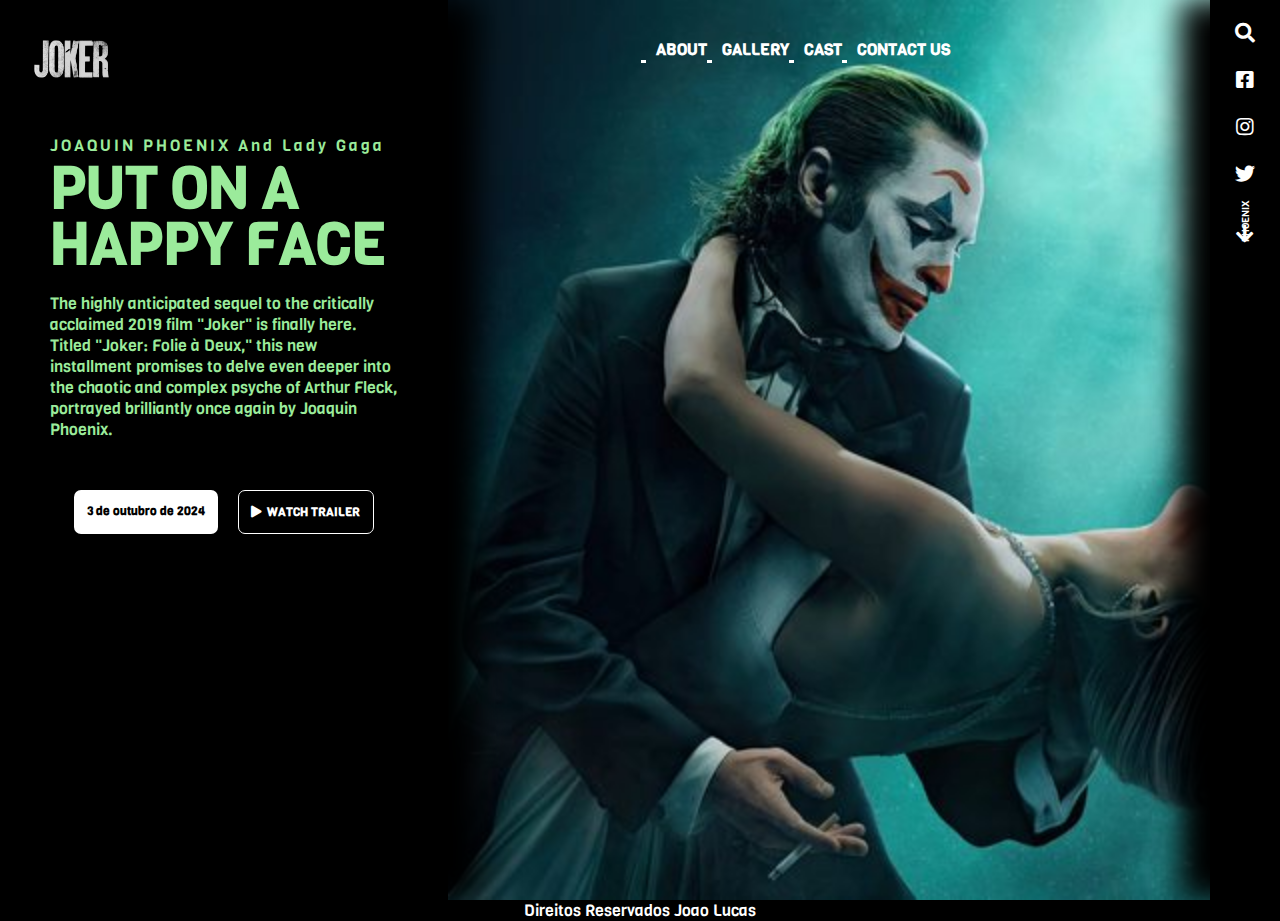
<file: index.html>
<!DOCTYPE html>
<html lang="en">
  <head>
    <meta charset="UTF-8" />
    <meta name="viewport" content="width=device-width, initial-scale=1.0" />
    <link
      rel="stylesheet"
      href="https://cdnjs.cloudflare.com/ajax/libs/font-awesome/5.13.0/css/all.min.css"
    />
    <link
      href="https://fonts.googleapis.com/css?family=Viga&display=swap"
      rel="stylesheet"
    />
    <link rel="stylesheet" href="styles.css" />
    <link rel="shortcut icon" href="responsive.jpg" type="image/x-icon">
    <title>JOKER</title>
  </head>
  <body>
    <header>
      <nav class="navigation">
        <div class="logo-container">
          <img src="logo.png" alt="logo" class="logo-image" />
        </div>
        <ul class="nav-list">
          <li><a href="about.html" class="nav-link">ABOUT</a></li>
          <li><a href="#" class="nav-link">GALLERY</a></li>
          <li><a href="#" class="nav-link">CAST</a></li>
          <li><a href="#" class="nav-link">CONTACT US</a></li>
        </ul>
      </nav>

      <div class="main-content">
        <div class="text-section">
          <div class="text-content">
            <p class="subtitle">JOAQUIN PHOENIX And Lady Gaga</p>
            <h1 class="headline">
              PUT ON A <br />
              HAPPY FACE
            </h1>
            <p class="coming-soon">The highly anticipated sequel to the critically acclaimed 2019 film "Joker" is finally here. Titled "Joker: Folie à Deux," this new installment promises to delve even deeper into the chaotic and complex psyche of Arthur Fleck, portrayed brilliantly once again by Joaquin Phoenix.</p>
          </div>
          <div class="button-group">
            <a href="#" class="button button-primary">3 de outubro de 2024</a>
            <a href="#" class="button button-secondary">
            <i class="fas fa-play"></i>WATCH TRAILER
            </a>
          </div>
        </div>
        <div class="image-section"></div> <!-- Div sem img -->
      </div>

      <div class="sidebar">
        <a href="#" class="search-icon"><i class="fas fa-search"></i></a>
        <div class="social-buttons">
          <a href="#" class="social-button"><i class="fab fa-facebook-square"></i></a>
          <a href="#" class="social-button"><i class="fab fa-instagram"></i></a>
          <a href="#" class="social-button"><i class="fab fa-twitter"></i></a>
        </div>
        <span class="sidebar-text">PHOENIX</span>
        <a href="#" class="scroll-arrow"><i class="fas fa-arrow-down"></i></a>
      </div>
    </header>
    <footer>
        <p class="Rodape">Direitos Reservados Joao Lucas</p>
    </footer>
  </body>
</html>
</file>
<file: styles.css>
* {
    padding: 0;
    margin: 0;
    box-sizing: border-box;
  }
  
  body {
    font-family: "Viga", sans-serif;
  }
  
  header {
    height: 100vh;
    width: 100vw;
    position: relative;
  }
  
  .navigation {
    width: 100%;
    margin-top: 25px;
    position: absolute;
    height: 8vh;
    display: flex;
    align-items: center;
    z-index: 2;
    padding: 0 20px; /* Adiciona padding para garantir que o conteúdo não encoste nas bordas */
  }
  
  .logo-container {
    flex: 1;
  }
  
  .logo-image {
    height: 40px;
  }
  
  .nav-list {
    flex: 3;
    display: flex;
    justify-content: center;
    list-style: none;
  }
  
  .nav-link {
    color: white;
    text-decoration: none;
    font-weight: bold;
    margin: 0 15px; /* Espaçamento entre links */
  }
  
  .nav-link::after {
    content: "";
    display: block;
    width: 5px;
    height: 3px;
    background: white;
    transition: 0.4s;
  }
  
  .nav-link:hover::after {
    width: 100%;
  }
  
  .main-content {
    position: absolute;
    height: 100%;
    width: 100%;
    display: flex;
    justify-content: space-between;
    overflow: hidden; /* Garante que o conteúdo não saia da tela */
  }
  
  .text-section {
    position: relative;
    width: 35%;
    background: black;
    display: flex;
    flex-direction: column;
    padding: 130px 50px 0;
    box-shadow: 30px 0 30px 0 black;
    z-index: 1;
  }
  
  .text-content {
    color: #dedede;
    width: 100%;
  }
  
  .subtitle {
    padding: 5px 0;
    letter-spacing: 3px;
    color: rgb(155, 235, 155);
  }
  
  .headline {
    font-size: 4.5vw;
    line-height: 3.5rem;
    color: rgb(155, 235, 155);
  }
  
  .coming-soon {
    margin-top: 20px;
    color: rgb(155, 235, 155);
  }
  
  .button-group {
    margin: 40px 0;
    width: 100%;
    display: flex;
    justify-content: center; /* Centraliza os botões */
    flex-wrap: wrap; /* Permite que os botões se movam para a linha seguinte em telas menores */
  }
  
  .button {
    margin: 10px; /* Espaçamento entre botões */
    text-decoration: none;
    padding: 0.8rem;
    border-radius: 7px;
    font-size: 12px;
    font-weight: bold;
    display: inline-block; /* Garante que os botões se comportem bem em linha */
  }
  
  .button-primary {
    color: black;
    background: white;
  }
  
  .button-secondary {
    background: black;
    color: white;
    border: 1px solid white;
    transition: 0.4s;
  }
  
  .button-secondary i {
    margin-right: 5px;
  }
  
  .button-secondary:hover {
    color: black;
    background: white;
  }
  
  .image-section {
    position: relative;
    width: 65%;
    height: 100%;
    background-image: url('img1.jpg'); /* Imagem padrão */
    background-size: cover;
    background-position: center;
  }
  
  /* Media Queries para dispositivos móveis e tablets */
  @media (max-width: 768px) {
    .image-section {
      background-image: url('img.jpg'); /* Imagem para tablets e dispositivos móveis */
    }
  }
  
  @media (max-width: 480px) {
    .image-section {
      background-image: url('img.jpg'); /* Imagem para smartphones */
    }
  }
  
  .sidebar {
    position: absolute;
    width: 70px;
    height: 100%;
    right: 0;
    background: black;
    box-shadow: -30px 0 30px 0 black;
    display: flex;
    flex-direction: column;
    align-items: center;
    padding: 20px 0; /* Adiciona padding vertical */
  }
  
  .search-icon {
    color: white;
    font-size: 20px;
    margin-bottom: 20px; /* Espaçamento inferior */
  }
  
  .social-buttons {
    display: flex;
    flex-direction: column;
    align-items: center;
  }
  
  .social-button {
    color: white;
    font-size: 20px;
    margin-bottom: 20px; /* Espaçamento inferior */
  }
  
  .scroll-arrow {
    color: white;
    font-size: 20px;
  }
  
  .sidebar-text {
    color: white;
    font-size: 10px;
    transform: translateX(6px) rotateZ(270deg);
    transform-origin: bottom;
    /
  }
  .Rodape {
    color: white;
    text-align: center;
    background-color: black;
    
  }
  .Rodape:hover {
    color: green;
  }
</file>
